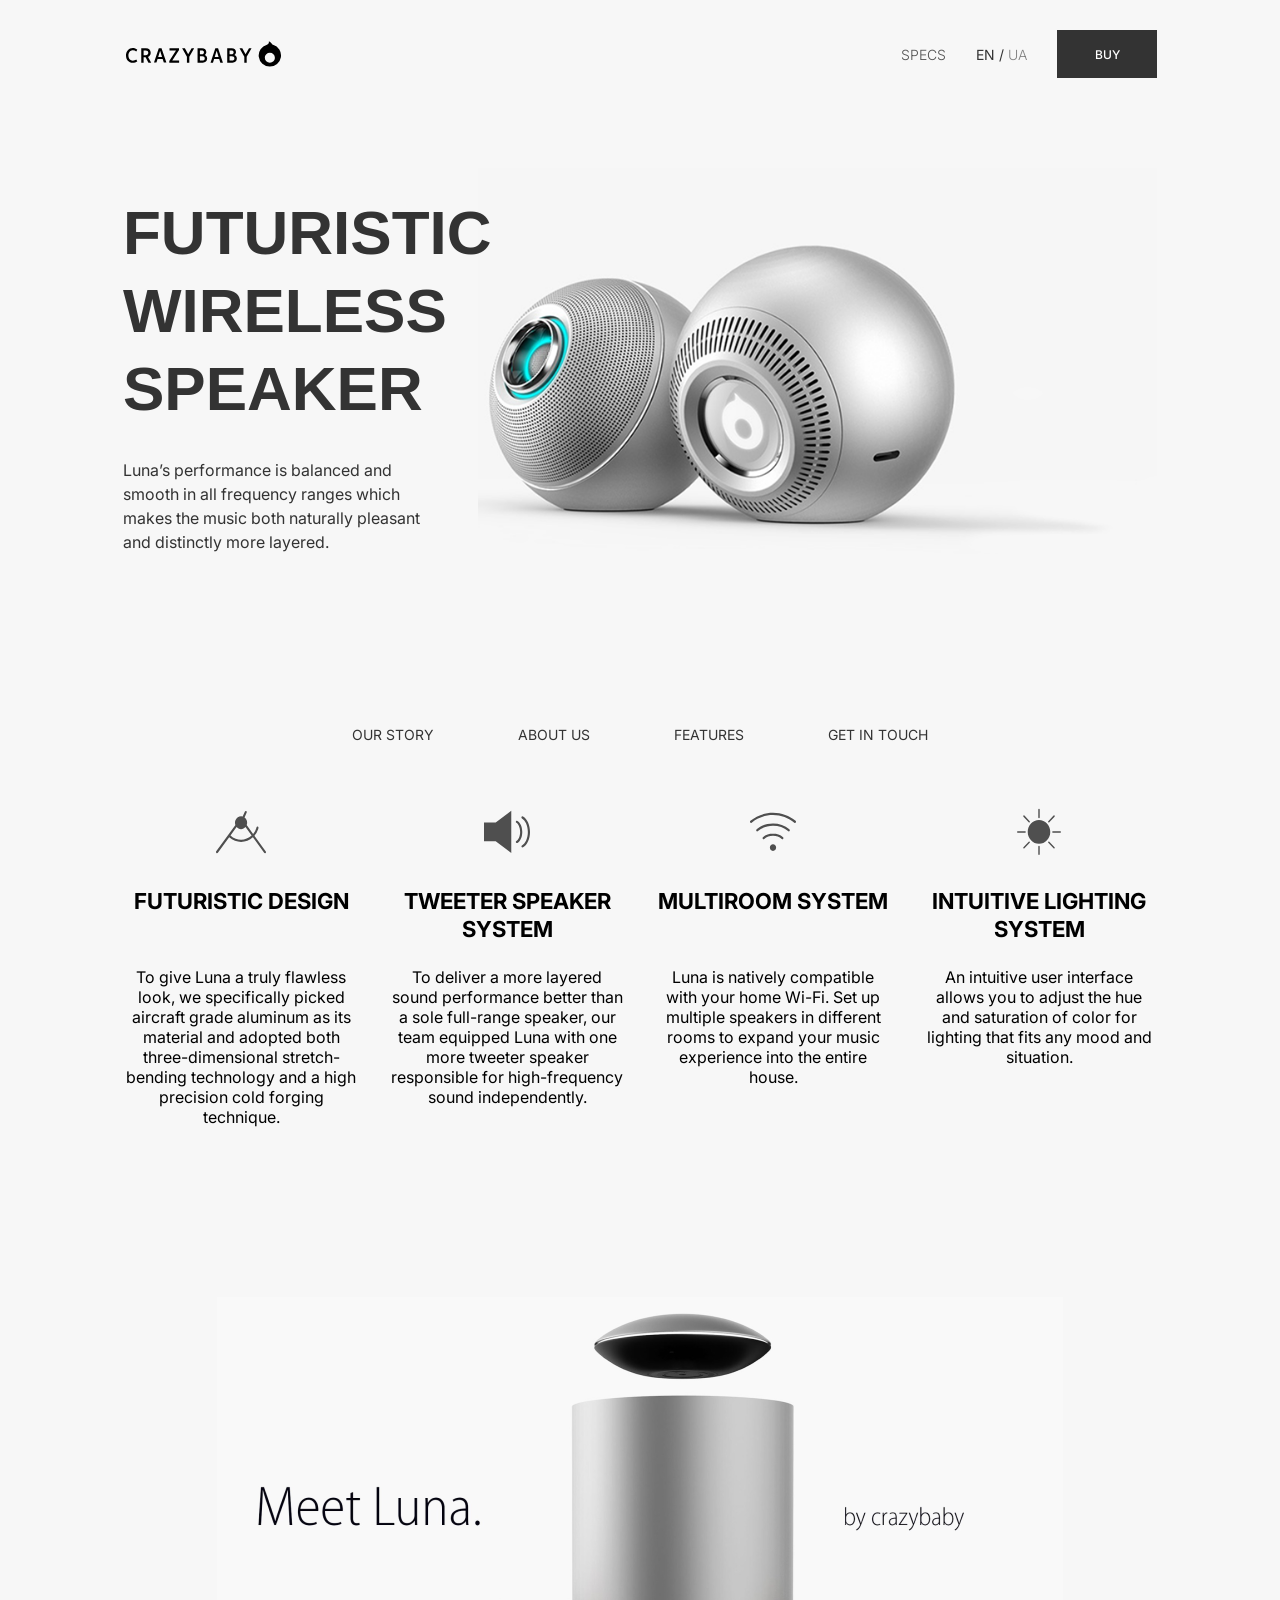
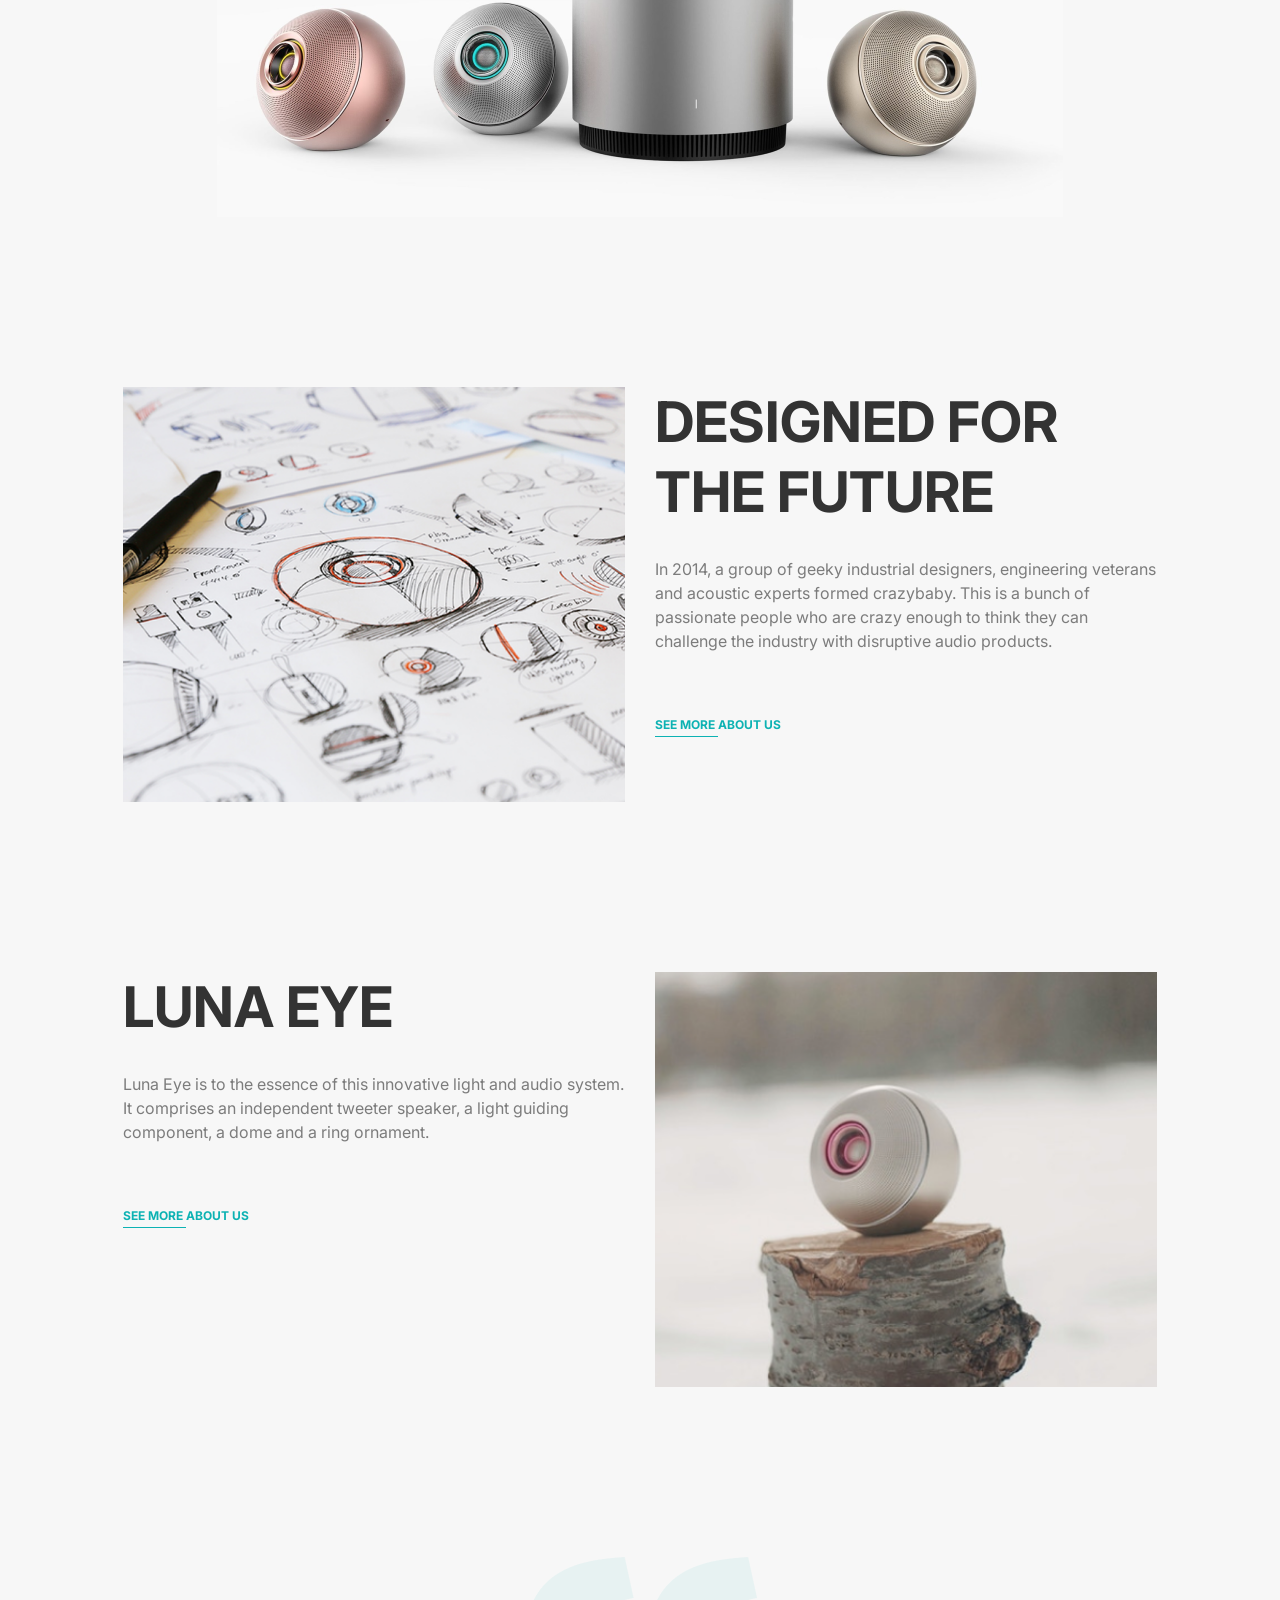
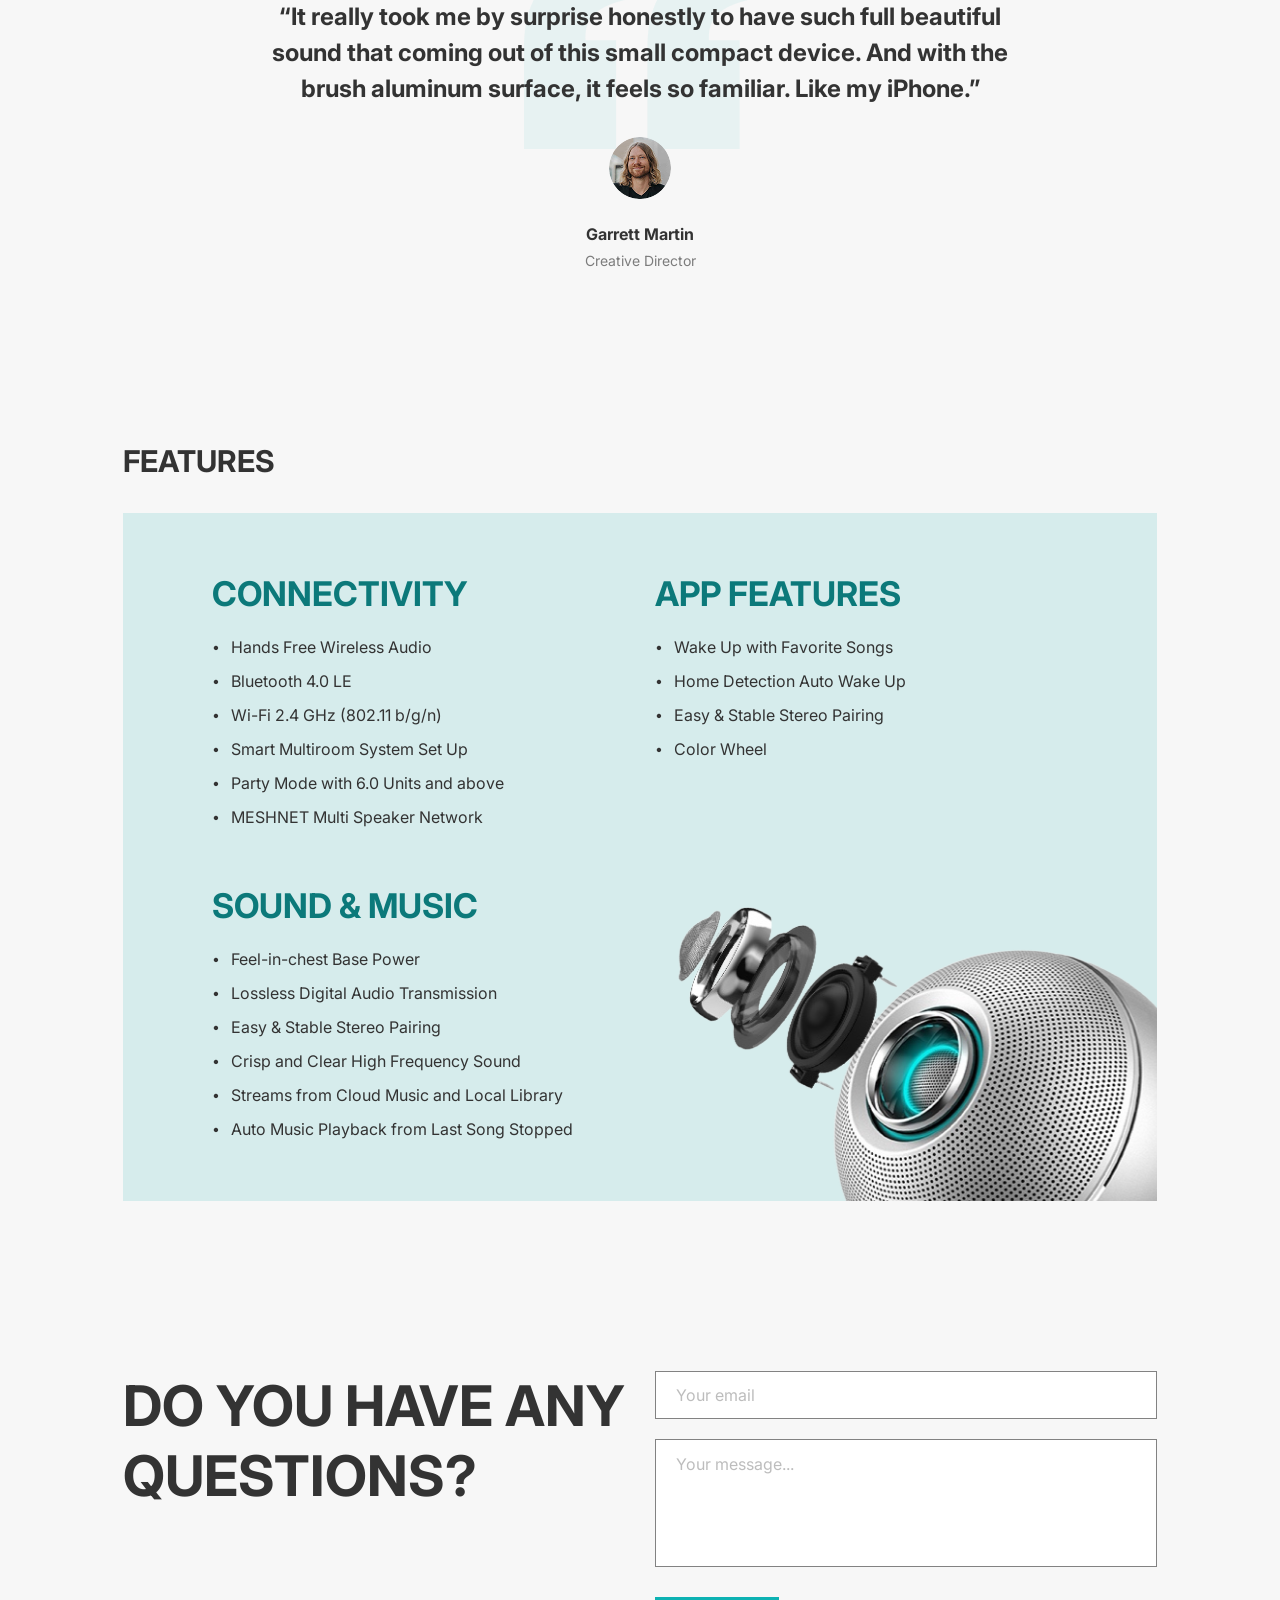
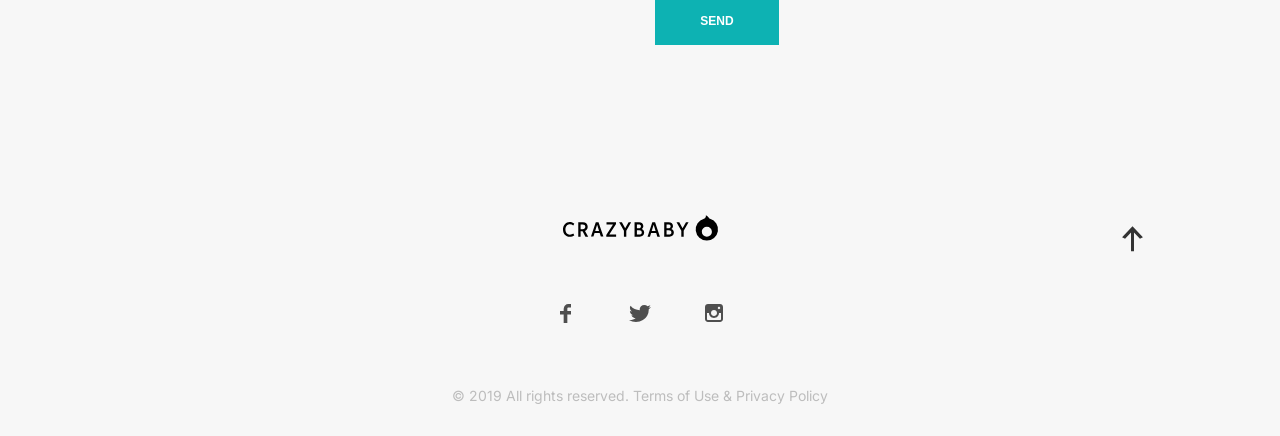
<file: index.html>
<!DOCTYPE html><html lang=en class=page><meta charset=UTF-8><meta name=viewport content="width=device-width, initial-scale=1.0"><title>Crazybaby</title><link rel=preconnect href=https://fonts.googleapis.com><link rel=preconnect href=https://fonts.gstatic.com><link href="https://fonts.googleapis.com/css2?family=Inter:ital,opsz,wght@0,14..32,100..900;1,14..32,100..900&amp;display=swap" rel=stylesheet><link rel=icon href=favicon.9feb0907.svg><link rel=stylesheet href=Kickstarter.b10b9511.css><body class=page__body>
    
    <header class=header>
      <div class=container>
        <div class=header__top-bar>
          <a href=# class="header__logo-link logo-link">
            <img src=logo.b89594ec.svg alt=logo class="header__logo logo">
          </a>
          <div class=header__actions>
            <div class=header__hidden>
              <a href=# class=header__specs>
                SPECS
              </a>
              <a href=# class=header__lang>
                <span class=header__lang--en>EN</span>
                <span class=header__lang--slash>/</span>
                <span class=header__lang--ua>UA</span>
              </a>
              <a href=#questions class=header__buy>
                BUY
              </a>
            </div>
            <a href=#menu class="header__menu icon icon--menu"></a>
          </div>
        </div>

        <div class=header__bottom>
          <img src=header-img-mobile.888d6a71.png alt=header-img class="header__img header__img--mobile">
          <img src=header-img-tablet.8e065871.png alt=header-img class="header__img header__img--tablet">
          <img src=header-img-desktop.a1a9181c.png alt=header-img class="header__img header__img--desktop">

          <div class=header__text>
            <h1 class=header__title>Futuristic Wireless Speaker</h1>
            <p class=header__description>
              Luna’s performance is balanced and smooth in all frequency ranges
              which makes the music both naturally pleasant and distinctly more
              layered.
            </p>
          </div>
        </div>
      </div>
    </header>
    
    
    <aside class=page__menu id=menu>
      <div class=container>
        <div class=menu>
          <div class=menu__top-bar>
            <a href=# class="logo-link menu__logo-link">
              <img src=logo.b89594ec.svg alt=logo class="logo menu__logo">
            </a>
            <a href=# class="icon icon--close menu__close"></a>
          </div>
          <div class=menu__content>
            <nav class=menu__nav>
              <ul class=menu__list>
                <li class=menu__item>
                  <a href=#benefits class="menu__link menu__link--first">
                    OUR STORY
                  </a>
                </li>

                <li class=menu__item>
                  <a href=#about-us class=menu__link>
                    ABOUT US
                  </a>
                </li>

                <li class=menu__item>
                  <a href=#features class=menu__link>
                    FEATURES
                  </a>
                </li>

                <li class=menu__item>
                  <a href=#questions class=menu__link>
                    GET IN TOUCH
                  </a>
                </li>
              </ul>
            </nav>

            <div class=menu__middle>
              <a href=# class=header__specs>
                SPECS
              </a>
              <a href=# class=header__lang>
                <span class=header__lang--en>EN</span>
                <span class=header__lang--slash>/</span>
                <span class=header__lang--ua>UA</span>
              </a>
            </div>

            <a href=#questions class=menu__buy>
              BUY
            </a>
          </div>
        </div>
      </div>
    </aside>
    
    
    <nav class=nav>
      <ul class=nav__list>
        <li class=nav__item>
          <a href=#benefits class="nav__link nav__link--first">
            OUR STORY
          </a>
        </li>

        <li class=nav__item>
          <a href=#about-us class=nav__link>
            ABOUT US
          </a>
        </li>

        <li class=nav__item>
          <a href=#features class=nav__link>
            FEATURES
          </a>
        </li>

        <li class=nav__item>
          <a href=#questions class=nav__link>
            GET IN TOUCH
          </a>
        </li>
      </ul>
    </nav>
    
    <main class=main>
      <div class=main__content>
        
        <section class=benefits id=benefits>
          <div class=container>
            <div class=benefits__content>
              <div class="benefits__item benefits__item--1">
                <img src=benefits-icon-1.af4a3e1f.svg alt=icon-1 class=benefits__img>

                <h3 class=benefits__title>Futuristic Design</h3>

                <p class=benefits__text>
                  To give Luna a truly flawless look, we specifically picked
                  aircraft grade aluminum as its material and adopted both
                  three-dimensional stretch-bending technology and a high
                  precision cold forging technique.
                </p>
              </div>

              <div class="benefits__item benefits__item--2">
                <img src=benefits-icon-2.932280f7.svg alt=icon-2 class=benefits__img>

                <h3 class=benefits__title>Tweeter Speaker System</h3>

                <p class=benefits__text>
                  To deliver a more layered sound performance better than a sole
                  full-range speaker, our team equipped Luna with one more
                  tweeter speaker responsible for high-frequency sound
                  independently.
                </p>
              </div>

              <div class="benefits__item benefits__item--3">
                <img src=benefits-icon-3.038c85a4.svg alt=icon-3 class=benefits__img>

                <h3 class=benefits__title>Multiroom System</h3>

                <p class=benefits__text>
                  Luna is natively compatible with your home Wi-Fi. Set up
                  multiple speakers in different rooms to expand your music
                  experience into the entire house.
                </p>
              </div>

              <div class="benefits__item benefits__item--4">
                <img src=benefits-icon-4.ed0216c1.svg alt=icon-4 class=benefits__img>

                <h3 class=benefits__title>Intuitive Lighting System</h3>

                <p class=benefits__text>
                  An intuitive user interface allows you to adjust the hue and
                  saturation of color for lighting that fits any mood and
                  situation.
                </p>
              </div>
            </div>
          </div>
        </section>
        
        
        <div class=banner>
          <div class=container>
            <div class=banner__content>
              <img src=banner.35adef36.png alt=banner class=banner__img>
            </div>
          </div>
        </div>
        
        
        <section class=about-us id=about-us>
          <div class=container>
            <div class=about-us__content>
              <div class=about-us__item>
                <h2 class="about-us__title about-us__title--mobile">
                  DESIGNED FOR THE FUTURE
                </h2>
                <div class=about-us__img-wrapper>
                  <img src=about-us-1.4cf1f0fa.png alt=photo class=about-us__img>
                </div>
                <div class=about-us__card>
                  <h2 class="about-us__title about-us__title--card">
                    DESIGNED FOR THE FUTURE
                  </h2>
                  <p class=about-us__text>
                    In 2014, a group of geeky industrial designers, engineering
                    veterans and acoustic experts formed crazybaby. This is a
                    bunch of passionate people who are crazy enough to think
                    they can challenge the industry with disruptive audio
                    products.
                  </p>
                  <a href=https://www.instagram.com/crazybaby/ class=about-us__btn target=_blank>
                    See more about us
                  </a>
                </div>
              </div>

              <div class="about-us__item about-us__item--reverse">
                <h2 class="about-us__title about-us__title--mobile">
                  Luna Eye
                </h2>
                <div class=about-us__img-wrapper>
                  <img src=about-us-2.5a77338a.png alt=photo class=about-us__img>
                </div>
                <div class=about-us__card>
                  <h2 class="about-us__title about-us__title--card">
                    Luna Eye
                  </h2>
                  <p class=about-us__text>
                    Luna Eye is to the essence of this innovative light and
                    audio system. It comprises an independent tweeter speaker, a
                    light guiding component, a dome and a ring ornament.
                  </p>
                  <a href=https://www.instagram.com/crazybaby/ class=about-us__btn target=_blank>
                    See more about us
                  </a>
                </div>
              </div>
            </div>
          </div>
        </section>
        
        
        <section class=testimonilas id=testimonilas>
          <div class=container>
            <div class=testimonilas__content>
              <p class=testimonilas__text>
                “It really took me by surprise honestly to have such full
                beautiful sound that coming out of this small compact device.
                And with the brush aluminum surface, it feels so familiar. Like
                my iPhone.”
              </p>
              <img src=avatar.e6feb523.png alt=avatar class=testimonilas__avatar>
              <p class=testimonilas__name>Garrett Martin</p>
              <p class=testimonilas__position>Creative Director</p>
            </div>
          </div>
        </section>
        
        
        <section class=features id=features>
          <div class=container>
            <h2 class=features__title>FEATURES</h2>
            <div class=features__wrapper>
              <div class=features__content>
                <div class="features__card features__card--1">
                  <h3 class=features__subtitle>Connectivity</h3>
                  <ul class=features__list>
                    <li class=features__item>Hands Free Wireless Audio</li>
                    <li class=features__item>Bluetooth 4.0 LE</li>
                    <li class=features__item>Wi-Fi 2.4 GHz (802.11 b/g/n)</li>
                    <li class=features__item>
                      Smart Multiroom System Set Up
                    </li>
                    <li class=features__item>
                      Party Mode with 6.0 Units and above
                    </li>
                    <li class=features__item>
                      MESHNET Multi Speaker Network
                    </li>
                  </ul>
                  <img src=features-img.8bdd6398.png alt=img class=features__img>
                </div>

                <div class="features__card features__card--2">
                  <h3 class=features__subtitle>App Features</h3>
                  <ul class=features__list>
                    <li class=features__item>Wake Up with Favorite Songs</li>
                    <li class=features__item>Home Detection Auto Wake Up</li>
                    <li class=features__item>Easy &amp; Stable Stereo Pairing</li>
                    <li class=features__item>Color Wheel</li>
                  </ul>
                  <img src=features-img.8bdd6398.png alt=img class=features__img>
                </div>

                <div class="features__card features__card--3">
                  <h3 class=features__subtitle>Sound &amp; Music</h3>
                  <ul class=features__list>
                    <li class=features__item>Feel-in-chest Base Power</li>
                    <li class=features__item>
                      Lossless Digital Audio Transmission
                    </li>
                    <li class=features__item>Easy &amp; Stable Stereo Pairing</li>
                    <li class=features__item>
                      Crisp and Clear High Frequency Sound
                    </li>
                    <li class=features__item>
                      Streams from Cloud Music and Local Library
                    </li>
                    <li class=features__item>
                      Auto Music Playback from Last Song Stopped
                    </li>
                  </ul>
                  <div class=features__img></div>
                  
                </div>

                <img src=features-bg-clear.852b7580.png alt=bottom-img class=features__desktop-img>
              </div>
              <img src=features-bg-clear.852b7580.png alt=bottom-img class=features__bottom-img>
            </div>
          </div>
        </section>
        
        
        <section class=questions id=questions>
          <div class=container>
            <div class=questions__content>
              <h2 class=questions__title>DO YOU HAVE ANY QUESTIONS?</h2>
              <form class=questions__form autocomplete=off onsubmit="this.reset(); window.scrollTo({top: 0}); return false;">
                <input type=email class="questions__input questions__input--email" placeholder="Your email" required>
                <textarea class="questions__input questions__input--text" placeholder="Your message..." required></textarea>
                <button class=questions__btn>
                  SEND
                </button>
              </form>
            </div>
          </div>
        </section>
        
      </div>
    </main>
    
    <footer class=footer>
      <div class=container>
        <div class=footer__content>
          <a href=# class="footer__logo-link logo-link">
            <img src=logo.b89594ec.svg alt=logo class="footer__logo logo">
          </a>
          <div class=footer__links>
            <ul class=footer__links-list>
              <li class=footer__item>
                <a href=https://www.facebook.com/ class="footer__link icon icon--facebook icon--social" target=_blank></a>
              </li>
              <li class=footer__item>
                <a href=https://x.com/ class="footer__link icon icon--social icon--twitter" target=_blank></a>
              </li>
              <li class=footer__item>
                <a href=https://www.instagram.com/ class="footer__link icon icon--instagram icon--social" target=_blank></a>
              </li>
            </ul>
          </div>
          <p class=footer__copyright>
            © 2019 All rights reserved. Terms of Use &amp; Privacy Policy
          </p>

          <a href=# class="footer__arrow icon icon--arrow"></a>
        </div>
      </div>
    </footer>
    
    <script src=Kickstarter.8de0e186.js></script>
</file>
